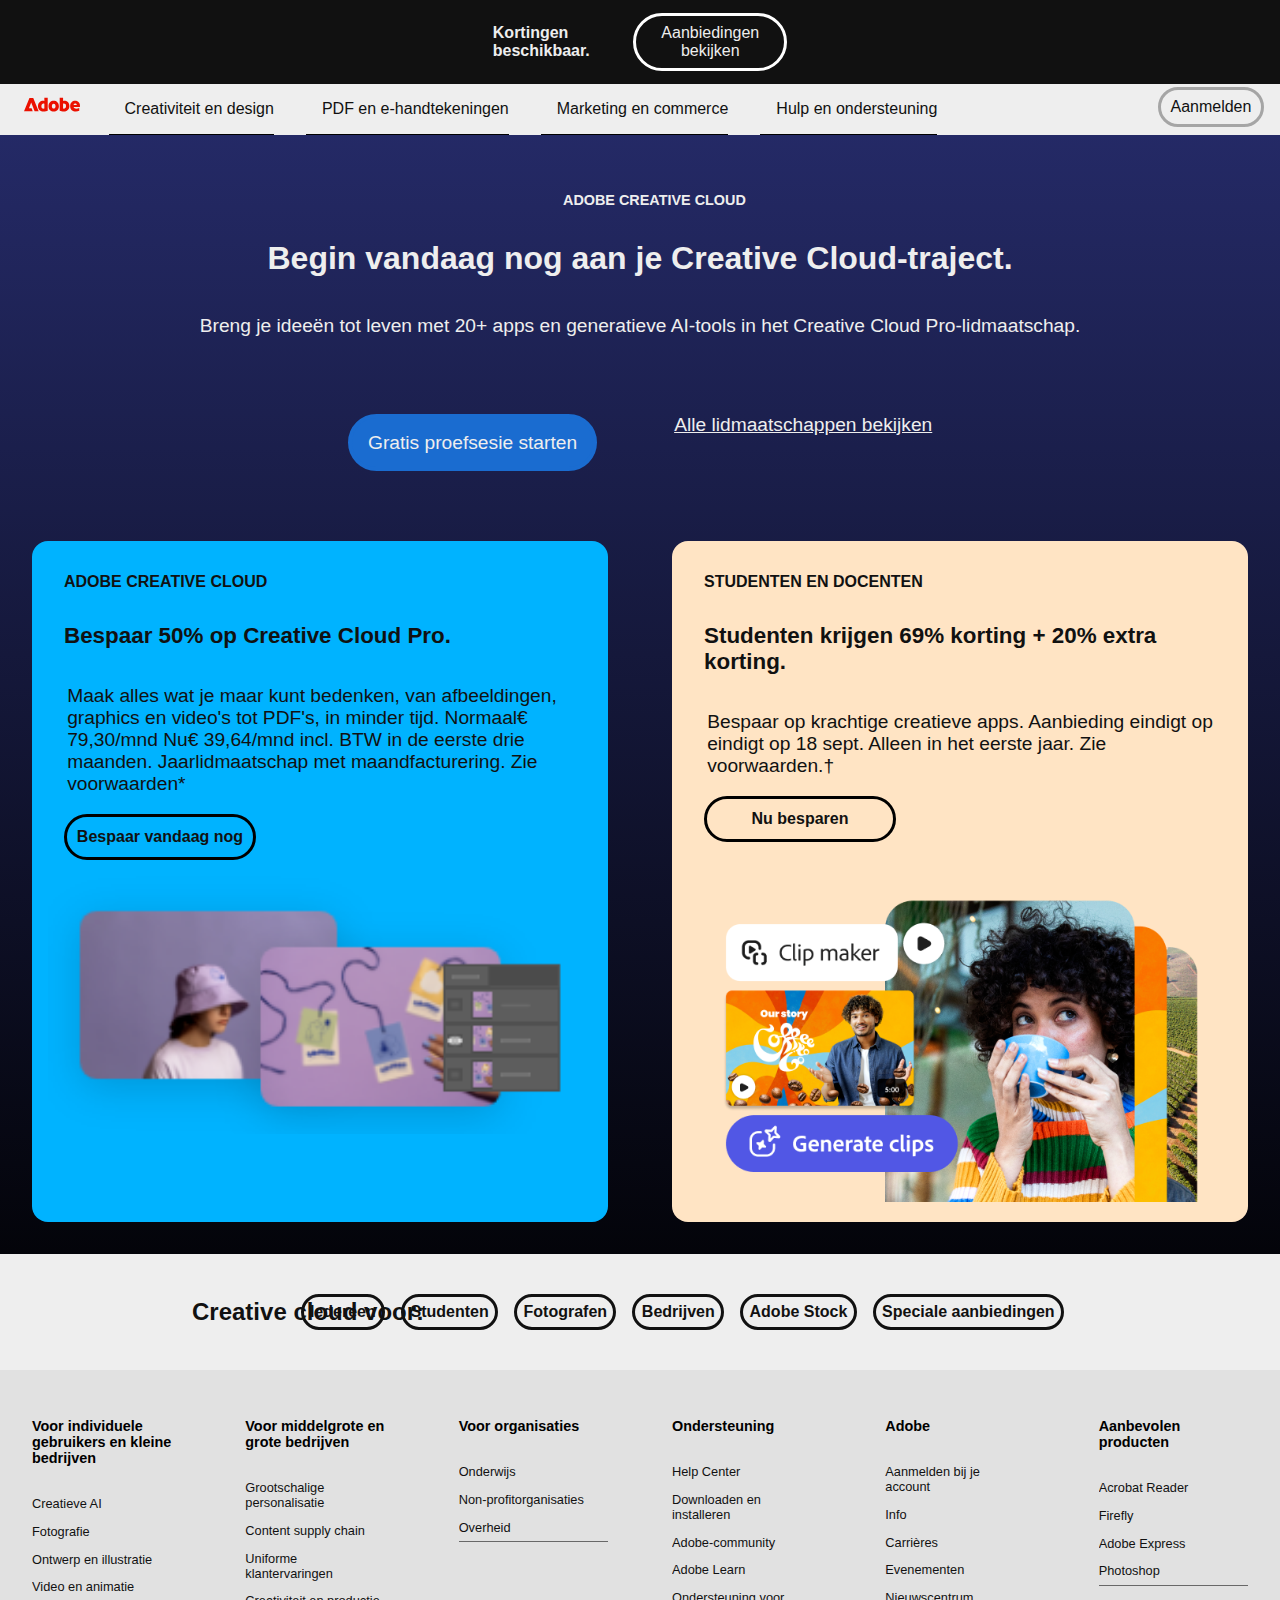
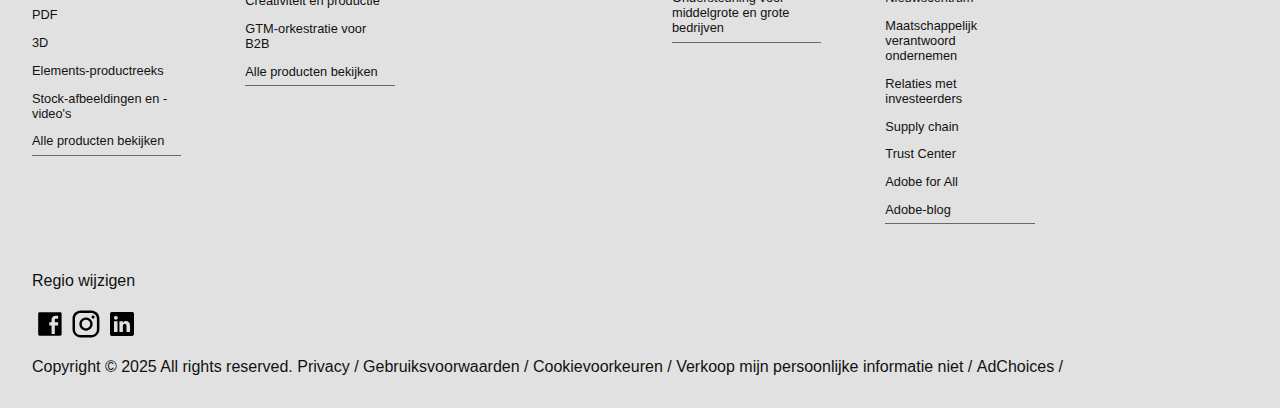
<file: index.html>
<!DOCTYPE html>
<html lang="nl">
	
<head>
	<meta charset="UTF-8">
	<meta name="author" content="jouw naam">
	<meta name="viewport" content="width=device-width, initial-scale=1">
	
	<title lang="en">Adobe Creative Cloud</title>
	
	<link href="styles/style.css" rel="stylesheet">
	<link rel="stylesheet" href="styles/home.css">
	<link rel="icon" type="image/svg+xml" href="images/favicon.svg">
</head>

<body>
    <header>
		<a href="#"><img src="images/adobe-logo.svg" alt="Adobe logo"></a>

        <button aria-hidden="true"><img src="images/menu-svgrepo-com.svg" alt="menu knop"></button>
        <nav>
            <ul>
                <li><a href="#">Creativiteit en design</a></li>
                <li><a href="#">PDF en e-handtekeningen</a></li>
                <li><a href="#">Marketing en commerce</a></li>
                <li><a href="#">Hulp en ondersteuning</a></li>
            </ul>
        </nav>
            
        <a href="#">Aanmelden</a>

        <section>
            <h2>Kortingen beschikbaar.</h2>
            <button>Aanbiedingen bekijken</button>
        </section>
    </header>

    <main>

        <section>

            <ul>
                <li>
                    <h1 lang="en">Adobe creative cloud</h1>
                    <h2>Begin vandaag nog aan je Creative Cloud-traject.</h2> 
                    <p>Breng je ideeën tot leven met 20+ apps en generatieve AI-tools in het <span lang="en">Creative Cloud</span> Pro-lidmaatschap.</p>
                </li>

                <li>
                    <a href="illustrator.html">Gratis proefsesie starten</a>
                    <a href="#">Alle lidmaatschappen bekijken</a>
                </li>
            </ul>
		    
            <section>  
                <h2 lang="en">Adobe creative cloud</h2>
                <h3>Bespaar 50% op Creative Cloud Pro.</h3>
                <p>Maak alles wat je maar kunt bedenken, van afbeeldingen, graphics en video's tot PDF's, in minder tijd. 
                    Normaal€ 79,30/mnd Nu€ 39,64/mnd  incl. BTW in de eerste drie maanden. Jaarlidmaatschap met maandfacturering. 
                    Zie voorwaarden*</p>
                <a href="#">Bespaar vandaag nog</a>
                <img src="images/box1.png" alt="voorbeeld plaatjes van creative cloud">
            </section>

            <section>
                <h2>Studenten en docenten</h2>
                <h3>Studenten krijgen 69% korting + 20% extra korting.</h3>
                <p>Bespaar op krachtige creatieve apps. Aanbieding eindigt op eindigt op 18 sept. Alleen in het eerste jaar. Zie voorwaarden.†</p>
                <a href="#">Nu besparen</a>
                <img src="images/box2.png" alt="voorbeeld plaatjes van creative cloud">
            </section>

        </section>

        <section>
            <h2>Creative cloud voor:</h2>
            <ul>
                <li><a href="#">Iedereen</a></li>
                <li><a href="#">Studenten</a></li>
                <li><a href="#">Fotografen</a></li>
                <li><a href="#">Bedrijven</a></li>
                <li><a href="#" lang="en">Adobe Stock</a></li>
                <li><a href="#">Speciale aanbiedingen</a></li>
            </ul>
        </section>

    </main>

    <footer>
        <section>
            <h2>Voor individuele gebruikers en kleine bedrijven</h2>
            <button aria-label="toggle menu">Voor individuele gebruikers en kleine bedrijven <img src="images/pointer.svg" alt="pijlte die wijst naar beneden en boven"></button>
            <ul>
                <li><a href="#" lang="en">Creatieve AI</a></li>
                <li><a href="#">Fotografie</a></li>
                <li><a href="#">Ontwerp en illustratie</a></li>
                <li><a href="#">Video en animatie</a></li>
                <li><a href="#">PDF</a></li>
                <li><a href="#">3D</a></li>
                <li><a href="#">Elements-productreeks</a></li>
                <li><a href="#">Stock-afbeeldingen en -video's</a></li>
                <li><a href="#">Alle producten bekijken</a></li>
            </ul>
        </section>   
        
        <section>
            <h2>Voor middelgrote en grote bedrijven</h2>
            <button aria-label="toggle menu">Voor middelgrote en grote bedrijven <img src="images/pointer.svg" alt="pijlte die wijst naar beneden en boven"></button>
            <ul>
                <li><a href="#">Grootschalige personalisatie</a></li>
                <li><a href="#" lang="en">Content supply chain</a></li>
                <li><a href="#">Uniforme klantervaringen</a></li>
                <li><a href="#">Creativiteit en productie</a></li>
                <li><a href="#">GTM-orkestratie voor B2B</a></li>
                <li><a href="#">Alle producten bekijken</a></li>
            </ul>
        </section>

        <section>
            <h2>Voor organisaties</h2>
            <button aria-label="toggle menu">Voor organisaties <img src="images/pointer.svg" alt="pijlte die wijst naar beneden en boven"></button>
            <ul>
                <li><a href="#">Onderwijs</a></li>
                <li><a href="#">Non-profitorganisaties</a></li>
                <li><a href="#">Overheid</a></li>
            </ul>
        </section>

        <section>
            <h2>Ondersteuning</h2>
            <button aria-label="toggle menu">Ondersteuning <img src="images/pointer.svg" alt="pijlte die wijst naar beneden en boven"></button>
            <ul>
                <li><a href="#">Help Center</a></li>
                <li><a href="#">Downloaden en installeren</a></li>
                <li><a href="#" lang="en">Adobe-community</a></li>
                <li><a href="#" lang="en">Adobe Learn</a></li>
                <li><a href="#">Ondersteuning voor middelgrote en grote bedrijven</a></li>
            </ul>
        </section>    

        <section>
            <h2>Adobe</h2>
            <button aria-label="toggle menu">Adobe <img src="images/pointer.svg" alt="pijlte die wijst naar beneden en boven"></button>
            <ul>
                <li><a href="#">Aanmelden bij je account</a></li>
                <li><a href="#">Info</a></li>
                <li><a href="#">Carrières</a></li>
                <li><a href="#">Evenementen</a></li>
                <li><a href="#">Nieuwscentrum</a></li>
                <li><a href="#">Maatschappelijk verantwoord ondernemen</a></li>
                <li><a href="#">Relaties met investeerders</a></li>
                <li><a href="#" lang="en">Supply chain</a></li>
                <li><a href="#" lang="en">Trust Center</a></li>
                <li><a href="#" lang="en">Adobe for All</a></li>
                <li><a href="#" lang="en">Adobe-blog</a></li>
            </ul>
        </section>    

        <section>
            <h2>Aanbevolen producten</h2>
            <button aria-label="toggle menu">Aanbevolen producten <img src="images/pointer.svg" alt="pijlte die wijst naar beneden en boven"></button>
            <ul>
                <li><a href="#" lang="en">Acrobat Reader</a></li>
                <li><a href="#" lang="en">Firefly</a></li>
                <li><a href="#" lang="en">Adobe Express</a></li>
                <li><a href="#" lang="en">Photoshop</a></li>
            </ul>
        </section>
        

        <section>
            <h2>Info en social linkjes van Adobe</h2>
            <a href="#">Regio wijzigen</a>
            
            <ul>
                <li>
                    <a href="#"><img src="images/facebook.svg" alt="facebook logo"></a>
                    <a href="#"><img src="images/instagram.svg" alt="instagram logo"></a>
                    <a href="#"><img src="images/linkedin.svg" alt="linkedin logo"></a>
                </li>
            </ul>

            <ul>
                <li>
                    <p>Copyright © 2025 All rights reserved.</p>
                    <a href="#" lang="en">Privacy /</a>
                    <a href="#">Gebruiksvoorwaarden /</a>
                    <a href="#">Cookievoorkeuren /</a>
                    <a href="#">Verkoop mijn persoonlijke informatie niet /</a>
                    <a href="#" lang="en">AdChoices /</a>
                </li>
            </ul>
        </section>

    </footer>

	<script defer src="scripts/script.js"></script>
</body>
</html>
</file>
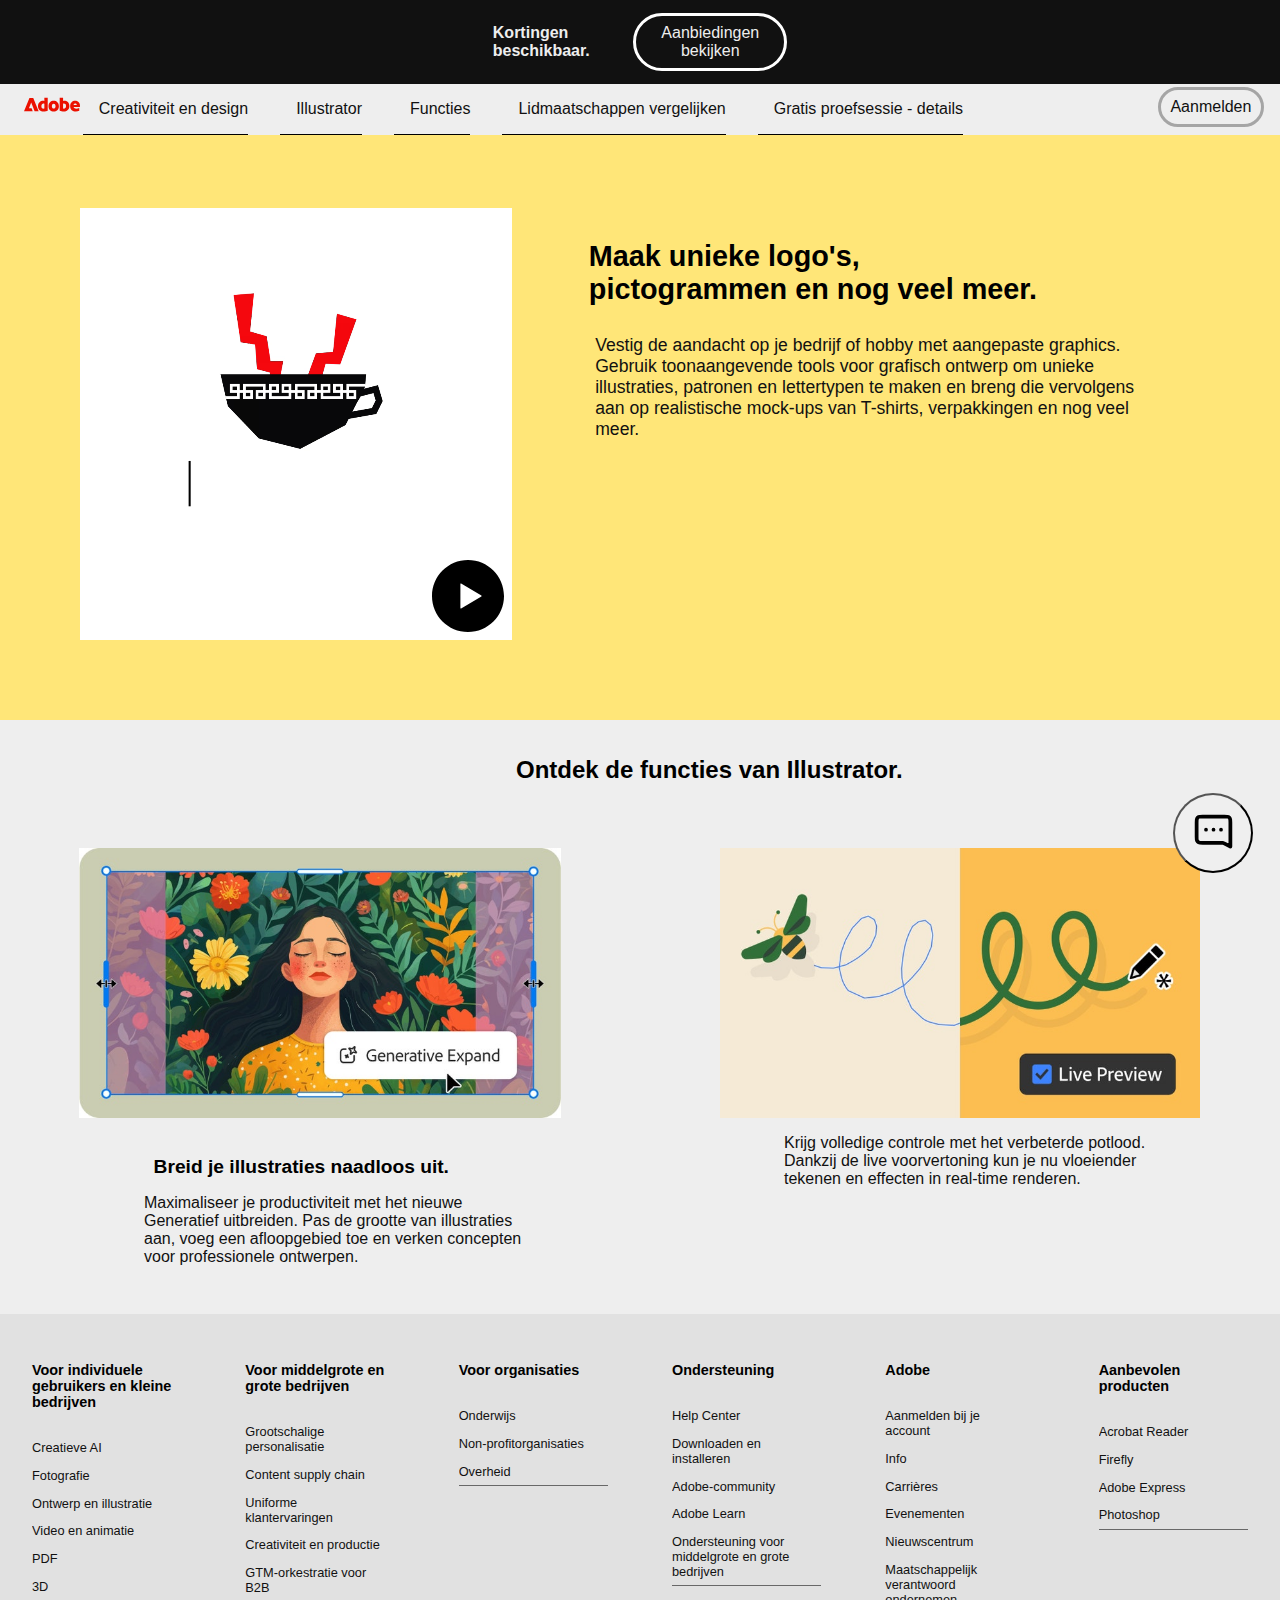
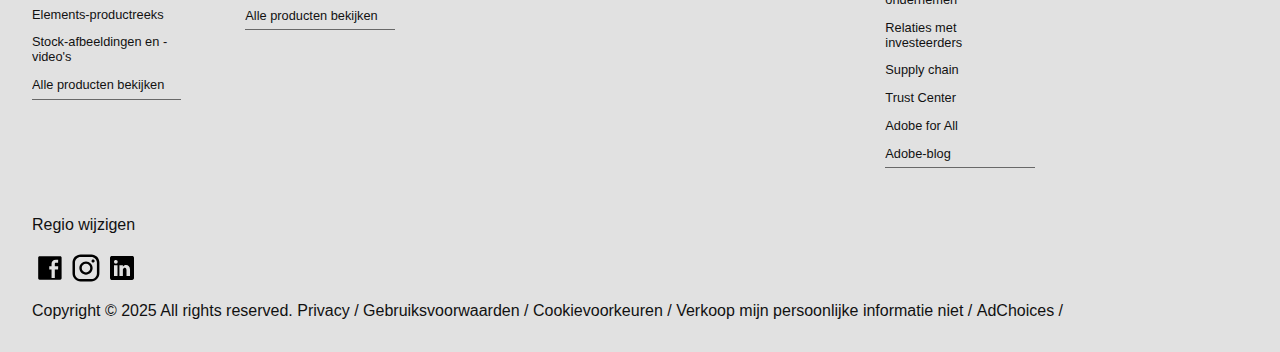
<file: illustrator.html>
<!DOCTYPE html>
<html lang="nl">
<head>
    <meta charset="UTF-8">
    <meta name="viewport" content="width=device-width, initial-scale=1.0">
    <title lang="en">Adobe Illustrator</title>
    <link href="styles/style.css" rel="stylesheet">
    <link rel="stylesheet" href="styles/illustrator.css">
    <link rel="icon" type="image/svg+xml" href="images/favicon.svg">
</head>
<body>
    <header>
		<a href="#"><img src="images/adobe-logo.svg" alt="go home"></a>

        <button aria-hidden="true"><img src="images/menu-svgrepo-com.svg" alt="menu open knop"></button>
        <nav>
            <!-- <button aria-hidden="true"><img src="images/close-svgrepo-com.svg" alt="menu sluit knop"></button> -->
            <ul>
                <li><a href="#">Creativiteit en design</a></li>
                <li><a href="#">Illustrator</a></li>
                <li><a href="#">Functies</a></li>
                <li><a href="#">Lidmaatschappen vergelijken</a></li>
                <li><a href="#">Gratis proefsessie - details</a></li>
            </ul>
        </nav>
            

        <a href="#">Aanmelden</a>

        <section>
            <h2>Kortingen beschikbaar.</h2>
            <button>Aanbiedingen bekijken</button>
        </section>
    </header>

    <main>
        <section>
            <h1>Video met voorbeeld van illustrator</h1>
            <!-- bron video: https://stackoverflow.com/questions/16965170/html5-video-autoplay-not-working-correctly -->
            <video src="video/animatie.mp4" muted></video>
            <button><img src="images/play.svg" alt="play button"></button>
            <section> 
                <h2>Merkafbeeldingen</h2>
                <h3>Maak unieke logo's, pictogrammen en nog veel meer.</h3>
                <p>Vestig de aandacht op je bedrijf of hobby met aangepaste graphics. 
                    Gebruik toonaangevende tools voor grafisch ontwerp om unieke illustraties, 
                    patronen en lettertypen te maken en breng die vervolgens aan op realistische mock-ups van T-shirts, 
                    verpakkingen en nog veel meer.</p>
            </section>        
        </section>

        <section>
            <h2>Ontdek de functies van Illustrator.</h2>

            <section>
                <img src="images/meisje.jpg" alt="illustratie van een meisje met bloemen om haar heen">
                <h2>Breid je illustraties naadloos uit.</h2>
                <p>Maximaliseer je productiviteit met het nieuwe Generatief uitbreiden. 
                    Pas de grootte van illustraties aan, voeg een afloopgebied toe en verken concepten voor professionele ontwerpen.</p>
            </section>

            <section>
                <img src="images/vlinder.jpg" alt="illustratie van een bij die vliegt">
                <h2>Teken met professionele precisie.</h2>
                <p>Krijg volledige controle met het verbeterde potlood. 
                    Dankzij de live voorvertoning kun je nu vloeiender tekenen en effecten in real-time renderen.</p>
            </section>
        </section>

        <section>
            <h2>Bericht sturen</h2>
            <button><img src="images/bericht-bubbel.svg" alt="bericht knop"></button>
            <dialog>
                <form method="dialog">
                    <h2 lang="en">Adobe Virtual Assistant</h2>
                    <h3>Welkom!</h3>
                    <button aria-label="sluit hulp">▼</button>
                    <p>Momenteel is chatten in jouw regio alleen mogelijk in het Engels.</p>
                    <a href="#" lang="en">Continue in English</a>
                    <p>Of vraag het de gemeenschap</p>
                    <a href="#" lang="en">Adobe-forums</a>
                </form>
            </dialog>
        </section>

    </main>

    <footer>
        <section>
            <h2>Voor individuele gebruikers en kleine bedrijven</h2>
            <button aria-label="toggle menu">Voor individuele gebruikers en kleine bedrijven <img src="images/pointer.svg" alt="pijlte die wijst naar beneden en boven"></button>
            <ul>
                <li><a href="#" lang="en">Creatieve AI</a></li>
                <li><a href="#">Fotografie</a></li>
                <li><a href="#">Ontwerp en illustratie</a></li>
                <li><a href="#">Video en animatie</a></li>
                <li><a href="#">PDF</a></li>
                <li><a href="#">3D</a></li>
                <li><a href="#">Elements-productreeks</a></li>
                <li><a href="#">Stock-afbeeldingen en -video's</a></li>
                <li><a href="#">Alle producten bekijken</a></li>
            </ul>
        </section>   
        
        <section>
            <h2>Voor middelgrote en grote bedrijven</h2>
            <button aria-label="toggle menu">Voor middelgrote en grote bedrijven <img src="images/pointer.svg" alt="pijlte die wijst naar beneden en boven"></button>
            <ul>
                <li><a href="#">Grootschalige personalisatie</a></li>
                <li><a href="#" lang="en">Content supply chain</a></li>
                <li><a href="#">Uniforme klantervaringen</a></li>
                <li><a href="#">Creativiteit en productie</a></li>
                <li><a href="#">GTM-orkestratie voor B2B</a></li>
                <li><a href="#">Alle producten bekijken</a></li>
            </ul>
        </section>

        <section>
            <h2>Voor organisaties</h2>
            <button aria-label="toggle menu">Voor organisaties <img src="images/pointer.svg" alt="pijlte die wijst naar beneden en boven"></button>
            <ul>
                <li><a href="#">Onderwijs</a></li>
                <li><a href="#">Non-profitorganisaties</a></li>
                <li><a href="#">Overheid</a></li>
            </ul>
        </section>

        <section>
            <h2>Ondersteuning</h2>
            <button aria-label="toggle menu">Ondersteuning <img src="images/pointer.svg" alt="pijlte die wijst naar beneden en boven"></button>
            <ul>
                <li><a href="#">Help Center</a></li>
                <li><a href="#">Downloaden en installeren</a></li>
                <li><a href="#" lang="en">Adobe-community</a></li>
                <li><a href="#" lang="en">Adobe Learn</a></li>
                <li><a href="#">Ondersteuning voor middelgrote en grote bedrijven</a></li>
            </ul>
        </section>    

        <section>
            <h2>Adobe</h2>
            <button aria-label="toggle menu">Adobe <img src="images/pointer.svg" alt="pijlte die wijst naar beneden en boven"></button>
            <ul>
                <li><a href="#">Aanmelden bij je account</a></li>
                <li><a href="#">Info</a></li>
                <li><a href="#">Carrières</a></li>
                <li><a href="#">Evenementen</a></li>
                <li><a href="#">Nieuwscentrum</a></li>
                <li><a href="#">Maatschappelijk verantwoord ondernemen</a></li>
                <li><a href="#">Relaties met investeerders</a></li>
                <li><a href="#" lang="en">Supply chain</a></li>
                <li><a href="#" lang="en">Trust Center</a></li>
                <li><a href="#" lang="en">Adobe for All</a></li>
                <li><a href="#" lang="en">Adobe-blog</a></li>
            </ul>
        </section>    

        <section>
            <h2>Aanbevolen producten</h2>
            <button aria-label="toggle menu">Aanbevolen producten <img src="images/pointer.svg" alt="pijlte die wijst naar beneden en boven"></button>
            <ul>
                <li><a href="#" lang="en">Acrobat Reader</a></li>
                <li><a href="#" lang="en">Firefly</a></li>
                <li><a href="#" lang="en">Adobe Express</a></li>
                <li><a href="#" lang="en">Photoshop</a></li>
            </ul>
        </section>
        

        <section>
            <h2>Info en social linkjes van Adobe</h2>
            <a href="#">Regio wijzigen</a>
            
            <ul>
                <li>
                    <a href="#"><img src="images/facebook.svg" alt="facebook logo"></a>
                    <a href="#"><img src="images/instagram.svg" alt="instagram logo"></a>
                    <a href="#"><img src="images/linkedin.svg" alt="linkedin logo"></a>
                </li>
            </ul>

            <ul>
                <li>
                    <p>Copyright © 2025 All rights reserved.</p>
                    <a href="#" lang="en">Privacy /</a>
                    <a href="#">Gebruiksvoorwaarden /</a>
                    <a href="#">Cookievoorkeuren /</a>
                    <a href="#">Verkoop mijn persoonlijke informatie niet /</a>
                    <a href="#" lang="en">AdChoices /</a>
                </li>
            </ul>
        </section>
    </footer>

    <script defer src="scripts/script.js"></script>
</body>
</html>
</file>
<file: styles/style.css>
/**************/
/* CSS REMEDY */
/**************/
*, *::after, *::before {
  box-sizing:border-box;
  margin: 0;
  padding: 0;
}



/*********************/
/* CUSTOM PROPERTIES */
/*********************/
:root {
	color-scheme: light dark; 

	--background-color-adobe-home: linear-gradient(#282e71, #000000);

	--color-text-zwart-wit: light-dark(#111, #eee);
	--color-text-wit:#eee;
	--color-text-zwart: #111;

	--color-background-header:#eee;
	--color-background-dark-header: #111; 
	--header-section-dark-button: #fff;
	--header-aanbieding-button-active: #00eaff;

	--header-border-aanmelden: #a5a5a5;
	--header-hover-aanmelden: #d2d2d2;
	--header-focus-aanmelden: #ffbf1c;
	--header-active-aanmelden: #00eaff;

	--border-bottom-mobiel: white;
	--border-bottom-desktop: black;
	--background-color-nav-mobiel: #252525;

	--color-button-background: light-dark(#ffffff00, #111);

	--color-box-creative: light-dark(#00b3ff, #005d16);
	--color-box-studenten: light-dark(#ffe4c4, #613500);

	--border-color-active-adobe-home: #c80000;
	--border-color-focus-adobe-home: #4afab9;
	--border-color-hover-adobe-home: red;
	--color-button: light-dark(#1a6cd0, #029f21);
	--button-gratis: #104688;

	--hover-color-lidmaat: red;
	--aanmeld-button-focus-color: red;
	--header-nav-a-hover: red;
	--header-nav-a-focus: red;
	--header-nav-a-active: blue;

	--color-list-creative: light-dark(#eee, #111);
	--color-section2-main: light-dark(#eee, #494949);
	--font-weight-dik: 600;

	--border-black-a: black;
	--border-color: light-dark(#111, #eee);
	--border-color-button-header: light-dark(#eee, #111);
	--color-a: light-dark(#111, #eee);
	--color-a-text: light-dark(#eee, #111);

	--color-footer: light-dark(#e1e1e1, #111);
	--footer-bottom-color-ul-button: #686868;
	--footer-onderaan-info: red;
	--footer-buttons-uitklap: red;
	--footer-buttons-uitklap-focus: blue;
	--footer-buttons-uitklap-active: #00b400;
	--footer-a-uitklap-focus: #ff4c4c;
	--footer-a-uitklap-active: #00b400;
	--footer-socials-hover: red;
	--footer-onderaan-info-active: #00b400;
	--footer-socials-active: #00b400;



	/* illustrator */
	--background-color-section-illutrator: light-dark(#eee, #343434);
	--color-text-illustrator: light-dark(#111, #eee);
	--section-video: light-dark(#ffe678, #b19f4e);

	--whitespace: clamp(1.25em, 5vw, 2em);
	--dialog-color: linear-gradient(#0046a2, #0095cb);
}



/***************/
/* LETTERTYPE */
/**************/
@font-face {
	font-family: 'source-sans-pro';
	src: url(../fonts/SourceSansPro-Regular.otf) format('otf');
	font-weight: normal;
	font-style: normal;
	font-display: fallback;
}

header, main, footer {
	font-family: 'source-sans-pro', sans-serif;
}

/****************/
/* JOUW STYLING */
/****************/
header {
	display:flex;
	flex-wrap: wrap;
	align-items: flex-end;
	justify-content:space-between;
	background-color: var(--color-background-header);
	list-style-type: none;
	height: 15vh;
	position: fixed;
	width: 100%;
	z-index: 10;
}

header section {
	display: flex;
	justify-content: space-between;
	background-color: var(--color-background-dark-header);
	width: 100vw;
	order: 0;
	padding: .8rem;
	color: var(--color-text-wit);
	position: absolute;
	top: 0;
}

header section button {
	border: .2em solid var(--header-section-dark-button);
	border-radius: 2em;
	width: 12em;
	padding-top: .5em;
	padding-bottom: .5em;
}

header section button:hover {
	background-color: var(--color-background-header);
    color: var(--color-text-zwart);
    border-color: var(--border-color-button-header);
}

header section button:active {
	background-color: var(--header-aanbieding-button-active);
}

header section h2 {
	font-size: 1rem;
	display: flex;
	align-items: center;
}

header button:nth-of-type(1) {
	order: 1;
}

header button:nth-of-type(1):focus-visible {
	outline-color: var(--aanmeld-button-focus-color);
	outline-style: solid;
	outline-width: .15em;
	outline-offset:.2em;
}

header nav, header a {
	order: 2;
}

header img {
	width: 10vw;
	padding-right: 1rem;
}

header a:first-child img {
	width: 5rem;
	padding-left: .5em;
	padding-bottom: .7em;
}

header a:nth-of-type(1) {
	margin-right: auto;
	text-decoration: none;
}

header a:nth-of-type(2) {
	margin-left: auto;
	margin-right: 1em;
	margin-bottom: .5em;
	text-decoration: none;
	padding-right: .6em;
	padding-left: .6em;
	border: .2em solid var(--header-border-aanmelden);
	border-radius: 2em;
	padding-top: .5em;
    padding-bottom: .5em;
	color: var(--color-text-zwart);
}

header a:nth-of-type(2):hover {
	background-color: var(--header-hover-aanmelden);
}

header a:nth-of-type(2):focus-visible {
	background-color: var(--header-focus-aanmelden);
}

header a:nth-of-type(2):active {
	background-color: var(--header-active-aanmelden);
}

head a:last-child {
	margin-left: auto;
}

header button { /* bron button stijl weghalen: https://stackoverflow.com/questions/2460100/remove-the-complete-styling-of-an-html-button-submit */
	background: none;
	color: inherit;
	border: none;
	padding: 0;
	font: inherit;
	cursor: pointer;
	outline: inherit;
}

header button img {
	width: 2.5em;
	padding-bottom: .8em;
}

header > button {
	order: -1;
}

@media (min-width:38em) {
	header img {
		width: 2em;
	}
}

header nav ul li {
	list-style-type: none;
	padding-bottom: 1em;
	padding-top: 2em;
	text-align: left;

	border-bottom: .1em solid var(--border-bottom-mobiel);
}

header nav a {
	text-decoration: none;
	color: var(--color-text-wit);
}

nav {
	background-color: var(--background-color-nav-mobiel);
	position: fixed;
	left: 0;
	right: 0;
	top: 15vh;
	bottom: 0;
	
	translate: -100%;  
	
	@media (prefers-reduced-motion:no-preference) {
	  transition: .3s;
	} 				/* geeft fout melding bij w3c validation omdat css nesten nog niet kent */
}

nav.is-open {
   translate: 0; 
   padding: 2em;
   list-style-type: none;
}

@media (min-width:38em) {
	header > button {
	  display: none;
	}

	header nav a {
		color: var(--color-text-zwart);
	}

	nav {
		position: static;
		translate: 0%;
		background: none;
	}

	nav button {
		display: none;
	}

	nav ul {
		display: flex;
		flex-direction: row;
		gap: 2em;
		margin-left: -13em;
	}

	header nav ul li {
		align-items: flex-end;
		border-bottom: .1em solid var(--border-bottom-desktop);
	}

	header nav ul li a:hover {
		color: var(--header-nav-a-hover);
	}

	header nav ul li a:focus-visible {
		outline-color: var(--header-nav-a-focus);
		outline-style: solid;
		outline-width: .15em;
		outline-offset:.2em;
	}

	header nav ul li a:active {
		color: var(--header-nav-a-active);
	}

	nav a {
		border: none;
		flex-direction: column;
	}
	
	header > a:last-of-type {
		flex-direction: column;
	}
}

@media (min-width:57em) {
	header > a:last-of-type,
	nav a {
	  flex-direction: row; 
	}
}



/***********/
/* FOOTER */
/**********/
footer {
	background-color: var(--color-footer);
}

footer li {
	display: flex;
	flex-direction: column;
}

footer button {
	text-align: left;
	padding: 1em;
}

footer section:nth-of-type(1),
footer section:nth-of-type(2),
footer section:nth-of-type(3),
footer section:nth-of-type(4),
footer section:nth-of-type(5),
footer section:nth-of-type(6) {
	display: flex;
  	justify-content: center;
  	flex-wrap: wrap;
  	flex-direction: column;
}

footer section:nth-of-type(1) button,
footer section:nth-of-type(2) button,
footer section:nth-of-type(3) button,
footer section:nth-of-type(4) button,
footer section:nth-of-type(5) button,
footer section:nth-of-type(6) button {
	display: block;
	border-bottom: .01em solid var(--footer-bottom-color-ul-button);
	border-top: none;
	border-left: none;
	border-right: none;
	background: none;
	color: inherit;
	padding: 1.2em;
	font: inherit;
	cursor: pointer;
	outline: inherit;
	font-weight: var(--font-weight-dik);
}

footer section:nth-of-type(1) button:hover,
footer section:nth-of-type(2) button:hover,
footer section:nth-of-type(3) button:hover,
footer section:nth-of-type(4) button:hover,
footer section:nth-of-type(5) button:hover,
footer section:nth-of-type(6) button:hover {
	color: var(--footer-buttons-uitklap);
}

footer section:nth-of-type(1) button:focus-visible,
footer section:nth-of-type(2) button:focus-visible,
footer section:nth-of-type(3) button:focus-visible,
footer section:nth-of-type(4) button:focus-visible,
footer section:nth-of-type(5) button:focus-visible,
footer section:nth-of-type(6) button:focus-visible {
	color: var(--footer-buttons-uitklap-focus);
}

footer section:nth-of-type(1) button:active,
footer section:nth-of-type(2) button:active,
footer section:nth-of-type(3) button:active,
footer section:nth-of-type(4) button:active,
footer section:nth-of-type(5) button:active,
footer section:nth-of-type(6) button:active {
	color: var(--footer-buttons-uitklap-active);
}

footer section:nth-of-type(1) ul,
footer section:nth-of-type(2) ul, 
footer section:nth-of-type(3) ul,
footer section:nth-of-type(4) ul,
footer section:nth-of-type(5) ul,
footer section:nth-of-type(6) ul {
	background-color: var(--color-footer);
	margin: 0;
	padding: 0;
	list-style-type:"";
	
	height: 0;
	width: 100%;
	
	overflow: hidden;

	border-bottom: .01em solid var(--footer-bottom-color-ul-button);
	border-top: none;
	border-left: none;
	border-right: none;
}

footer section:nth-of-type(1) ul a,
footer section:nth-of-type(2) ul a,
footer section:nth-of-type(3) ul a,
footer section:nth-of-type(4) ul a,
footer section:nth-of-type(5) ul a,
footer section:nth-of-type(6) ul a {
	display:block;
  	padding:.5em;
	padding-left: 1.5em;
	text-decoration: none;
	font-size: .8em;
	color: var(--color-text-zwart-wit);
}

footer section:nth-of-type(1) ul a:hover,
footer section:nth-of-type(2) ul a:hover,
footer section:nth-of-type(3) ul a:hover,
footer section:nth-of-type(4) ul a:hover,
footer section:nth-of-type(5) ul a:hover,
footer section:nth-of-type(6) ul a:hover {
	background-color: var(--color-a);
	background-size: 100% 100%;
	color: var(--color-a-text);
}

footer section:nth-of-type(1) ul a:focus-visible,
footer section:nth-of-type(2) ul a:focus-visible,
footer section:nth-of-type(3) ul a:focus-visible,
footer section:nth-of-type(4) ul a:focus-visible,
footer section:nth-of-type(5) ul a:focus-visible,
footer section:nth-of-type(6) ul a:focus-visible {
	background-color: var(--footer-a-uitklap-focus);
}

footer section:nth-of-type(1) ul a:active,
footer section:nth-of-type(2) ul a:active,
footer section:nth-of-type(3) ul a:active,
footer section:nth-of-type(4) ul a:active,
footer section:nth-of-type(5) ul a:active,
footer section:nth-of-type(6) ul a:active {
	background-color: var(--footer-a-uitklap-active);
}

footer section:nth-of-type(1).is-open ul,
footer section:nth-of-type(2).is-open ul,
footer section:nth-of-type(3).is-open ul,
footer section:nth-of-type(4).is-open ul,
footer section:nth-of-type(5).is-open ul,
footer section:nth-of-type(6).is-open ul {
	height: auto;
}

footer section:nth-of-type(1) img,
footer section:nth-of-type(2) img,
footer section:nth-of-type(3) img,
footer section:nth-of-type(4) img,
footer section:nth-of-type(5) img,
footer section:nth-of-type(6) img {
	width: 3vh;
	position: absolute;
	right: 1rem;
}

@media (prefers-color-scheme:dark) {    /* svgtjes van dark naar light */
	footer section:nth-of-type(1) img,
	footer section:nth-of-type(2) img,
	footer section:nth-of-type(3) img,
	footer section:nth-of-type(4) img,
	footer section:nth-of-type(5) img,
	footer section:nth-of-type(6) img,
	footer section:nth-of-type(7) img {
		filter:invert(100%);
	}
}

footer section:nth-of-type(1).is-open img,
footer section:nth-of-type(2).is-open img,
footer section:nth-of-type(3).is-open img,
footer section:nth-of-type(4).is-open img,
footer section:nth-of-type(5).is-open img,
footer section:nth-of-type(6).is-open img {
	rotate: .5turn;
}

footer section h2 {    /* verstopt h2 */
	clip: rect(0 0 0 0);
    clip-path: inset(50%);
    height: 1px;
    overflow: hidden;
    position: absolute;
    white-space: nowrap;
    width: 1px;
}

/* SECTION 2 VAN FOOTER  */
footer section:nth-of-type(7) {
	padding: 2em;
	margin-top: 1em;
}

footer section:nth-of-type(7) a, p {
	color: var(--color-text-zwart-wit);
}

footer section:nth-of-type(7) a:hover {
	color: var(--footer-onderaan-info);
}

footer section:nth-of-type(7) a:active {
	color: var(--footer-onderaan-info-active);
}

footer section:nth-of-type(7) ul:nth-of-type(1) li {
	display: flex;
	flex-direction: row;
	padding-top: 1em;
	padding-bottom: 1em;
}

footer section:nth-of-type(7) img {
	width: 4vh;
}

footer section:nth-of-type(7) img:hover {
	outline-color: var(--footer-socials-hover);
	outline-style: solid;
	outline-width: .10em;
}

footer section:nth-of-type(7) img:active {
	outline-color: var(--footer-socials-active);
	outline-style: solid;
	outline-width: .10em;
}

footer section:nth-of-type(7) ul:nth-of-type(2) li {
	display: flex;
}

footer section:nth-of-type(7) a,
footer section:nth-of-type(7) ul:nth-of-type(2) li a {
	text-decoration: none;
	display: contents;
}

footer section:nth-of-type(7) ul:nth-of-type(2) p {
	display: contents;
}

@media (min-width:38em) {
	footer {
	display: flex;
	flex-direction: row; 
    align-items: flex-start;
	flex-wrap: wrap;
	}

	footer section:not(:last-of-type) {
		border-bottom: none;
		flex: 1;
		gap: 1rem;
		padding-top: 3em;
		margin-left: 2em;
		margin-right: 2em;
	}

	footer section:nth-of-type(1) button,
	footer section:nth-of-type(2) button,
	footer section:nth-of-type(3) button,
	footer section:nth-of-type(4) button,
	footer section:nth-of-type(5) button,
	footer section:nth-of-type(6) button {
		display: none;
	}

	footer section:nth-of-type(1) h2,
	footer section:nth-of-type(2) h2,
	footer section:nth-of-type(3) h2,
	footer section:nth-of-type(4) h2,
	footer section:nth-of-type(5) h2,
	footer section:nth-of-type(6) h2 { /* vissable gemaakt */
		position: static;
    	width: auto;
    	height: auto;
    	margin: 0 0 .5em;
    	overflow: visible;
    	clip: auto;
    	clip-path: none;
    	white-space: normal;
		font-size: .9em;  
	}

	/* DIT STUK MET CHATGPT GEDAAN: gevraagd hoe ik de buttons in mijn footer zichtbaar kon krijgen */
	footer section:nth-of-type(1) ul,
	footer section:nth-of-type(2) ul,
	footer section:nth-of-type(3) ul,
	footer section:nth-of-type(4) ul,
	footer section:nth-of-type(5) ul,
	footer section:nth-of-type(6) ul {
		display: block !important; 		/* override JS toggle styles */
		height: auto;              		/* als je height animatie gebruikt */
		opacity: 1;                		/* als je fade gebruikt */
		visibility: visible;       		/* als je met visibility werkt */
	}

	footer section:nth-of-type(1) button img,
	footer section:nth-of-type(2) button img,
	footer section:nth-of-type(3) button img,
	footer section:nth-of-type(4) button img,
	footer section:nth-of-type(5) button img,
	footer section:nth-of-type(6) button img {
		display: none;
	}

	footer section:nth-of-type(1) ul li,
	footer section:nth-of-type(2) ul li,
	footer section:nth-of-type(3) ul li,
	footer section:nth-of-type(4) ul li,
	footer section:nth-of-type(5) ul li,
	footer section:nth-of-type(6) ul li {
		padding: 0%;
	}

	footer section:nth-of-type(1) ul li a,
	footer section:nth-of-type(2) ul li a,
	footer section:nth-of-type(3) ul li a,
	footer section:nth-of-type(4) ul li a,
	footer section:nth-of-type(5) ul li a,
	footer section:nth-of-type(6) ul li a {
		padding-left: 0%;
	}
}

@media (min-width:38em) {
	header button:nth-of-type(1) {
		margin-right: 30em;
	}

	header section h2 {
		margin-left: 30em;
	}

	header a:nth-of-type(1) {
		padding-left: 1em;
	}
}
</file>
<file: styles/home.css>
main {
    background: var(--background-color-adobe-home);
}

img {
    width: 100%;
}

main > section > ul { /* responsive gemaakt */
    grid-column: 1/-1;
    text-align: left;
}

main > section:first-of-type ul li a:nth-of-type(1) { 
    padding-top: .7em;
    padding-bottom: .7em;
    border-style: solid;
    border-radius: 2em; 
    border-width: .25em;
    width: 13em;
    background-color: var(--color-button);
    text-decoration: none;
    display: flex;
    justify-content: center;
    margin: 2em;
    color: var(--color-text-wit);
    font-size: 1.2em;
    border-color: var(--color-button);
}

main > section:first-of-type ul li a:nth-of-type(1):hover {     
    background-color: var(--button-gratis)
}

main > section:first-of-type ul li a:nth-of-type(1):focus-visible,
main > section:first-of-type ul li a:nth-of-type(2):focus-visible {     
    outline: solid .15em currentcolor;
	outline-offset: .2em;
    width: max-content;
}

main > section:first-of-type ul li a:nth-of-type(2) {        
    display: flex;
    justify-content: left;
    margin: 2em;
    color: var(--color-text-wit);
    font-size: 1.2em;
}

main > section:first-of-type ul li a:nth-of-type(2):hover {           
    text-decoration-style: wavy;
	text-underline-offset: .15em;
	text-decoration-thickness: .1em;
    color: var(--hover-color-lidmaat);
}

main > section:nth-of-type(1) p {
    color: var(--color-text-wit);
    margin: 2em;
    font-size: 1.2em;
}

main > section:nth-of-type(1) h1 {
    color: var(--color-text-wit);
    padding-top: 12rem;
    padding-left: 2em;
    text-transform: uppercase;
    font-size: .9rem;
}

main > section:nth-of-type(1) h2 {
    margin: 2rem;
    font-size: 2rem;
    color: var(--color-text-wit);
}

/***************/
/* BOX 1 BLAUW */
/***************/
main > section > section:nth-of-type(1) { 
	background-color: var(--color-box-creative);
	border-radius: 1em;
    margin: 2em;
    padding: 1em;
    color: var(--color-text-zwart-wit);
    grid-row: 2;
}

main > section > section:nth-of-type(1) h2,
main > section > section:nth-of-type(2) h2 {
    padding: 0;
    margin: 0;
    font-size: 1rem;
    text-transform: uppercase;
    padding: 1rem;
    color: var(--color-text-zwart-wit);
}

main > section > section:nth-of-type(1) h3,
main > section > section:nth-of-type(2) h3 {
    padding: 1rem;
    font-size: 1.4rem;
}

main > section > section:nth-of-type(1) p,
main > section > section:nth-of-type(2) p {
    color: var(--color-text-zwart-wit);
    margin: 1em;
}

main > section > section:nth-of-type(1) a,
main > section > section:nth-of-type(2) a {
    padding-top: .7em;
    padding-bottom: .7em;
    margin-left: 1em;
    border-style: solid;
    border-radius: 2em; 
    border-color: var(--border-black-a);
    border-width: .2em;
    width: 12rem;
    display: flex;
    justify-content: center;
    background-color: var(--color-button-background); 
    text-decoration: none;
    font-size: 1em;
    font-weight: var(--font-weight-dik);
    color: var(--color-text-zwart-wit);
}

main > section > section:nth-of-type(1) a:hover,
main > section > section:nth-of-type(2) a:hover,
main > section:last-of-type a:hover {
    background-color: var(--color-background-dark-header);
    color: var(--color-text-wit);
    border-color: var(--border-color-hover-adobe-home);
}

main > section > section:nth-of-type(1) a:focus-visible,
main > section > section:nth-of-type(2) a:focus-visible,
main > section:last-of-type a:focus-visible {
    background-color: var(--border-color-focus-adobe-home);
}

main > section > section:nth-of-type(1) a:active,
main > section > section:nth-of-type(2) a:active,
main > section:last-of-type a:active {
    background-color: var(--border-color-active-adobe-home);
}

/***************/
/* BOX 2 BEIGE */
/***************/
main > section > section:nth-of-type(2) { 
	background-color: var(--color-box-studenten);
	border-radius: 1em;
    margin: 2em;
    padding: 1em;
    color: var(--color-text-zwart-wit);
    grid-row: 2;
}

@media (width > 40em) {
    main > section:first-of-type {
        display: grid;
        grid-template-columns: 1fr 1fr;
    }
}

main > section:last-of-type {
    background-color: var(--color-section2-main);
    padding-bottom: 2em;
}

main > section:last-of-type h2 {
    color: var(--color-text-zwart-wit);
    text-align: center;
    padding: .5em;
}

main > section:last-of-type ul {
    display: flex;
    flex-direction: column;
    align-items: center;
    list-style: none;
}

main > section:last-of-type a {
    padding-top: .4em;
    padding-bottom: .4em;
    padding-left: .4em;
    padding-right: .4em;
    margin-top: .5em;
    margin-bottom: .5em;
    border-style: solid;
    border-radius: 1.5em; 
    border-width: .2em;
    border-color: var(--border-color);
    color: var(--color-text-zwart-wit);
    font-weight: var(--font-weight-dik);
    width: auto;
    display: block;
    text-decoration: none;
    background-color: var(--color-list-creative);
}

@media (min-width:38em) {
    main > section:nth-of-type(1) h1,
	main > section:nth-of-type(1) h2,
	main > section:nth-of-type(1) p {
		text-align: center;
	} 

    main > section > section:nth-of-type(1) h2, 
    main > section > section:nth-of-type(2) h2,
    main > section > section:nth-of-type(1) p, 
    main > section > section:nth-of-type(2) p {
        text-align: left;
    }

	main > section:first-of-type ul li:nth-of-type(2) {
        display: flex;
        justify-content: center;
    }

    main > section:last-of-type h2 {
        display: flex;
        position: absolute;
        padding-left: 8em;
    }

    main > section:last-of-type ul {
        display: flex;
        flex-direction: row;
        justify-content: right;
        padding-right: 13em;
    }

    main > section:last-of-type li {
        padding-left: .5em;
        padding-right: .5em;
    }

    main > section:last-of-type {
        padding-top: 2em;
    }

}
</file>
<file: styles/illustrator.css>
main > section:nth-of-type(1) {
    background-color: var(--section-video);
    position: relative;
}

main > section:nth-of-type(1) button {
    background: none;
	color: inherit;
	border: none;
	padding: 0;
	font: inherit;
	cursor: pointer;
	outline: inherit;
}

main > section:nth-of-type(1) > button > img {
    width: 8vh;
    position: absolute;
    /* left: 19em;
    bottom: 6em; */
    right: 4em;
    top: 27em;
}

main > section:nth-of-type(1) video {
    padding-top: 10em;
    padding-left: 3em;
    padding-right: 3em;
    width: 100%;
}

main > section:nth-of-type(1) h1 { /* h1 verstopt */
    clip: rect(0 0 0 0);
    clip-path: inset(50%);
    height: 1px;
    overflow: hidden;
    position: absolute;
    white-space: nowrap;
    width: 1px;
}

main > section:nth-of-type(1) h2 {
    font-size: 1em;
    padding-left: 2em;
    padding-bottom: 1em;
}

main > section:nth-of-type(1) h3 {
    font-size: 1.8em;
    padding-left: 1em;
    padding-bottom: 1em;
}

main > section:nth-of-type(1) p {
    font-size: 1.1em;
    padding-left: 2em;
    padding-right: 2em;
    padding-bottom: 3em;
}

main > section:nth-of-type(2) {
    background-color: var(--background-color-section-illutrator);
}

main > section:nth-of-type(2) > section { 
    display: flex;
    align-items: center;
    flex-direction: column;
    padding-top: 3em;
    padding-bottom: 3em;
}

main > section:nth-of-type(2) > section img { 
    height: 30vh;
}

main > section:nth-of-type(2) > h2:nth-of-type(1) {
    text-align: center;
    padding: 1.5em;
}

main > section:nth-of-type(2) > section h2 {
    font-size: 1.2em;
    align-self: flex-start;
    padding-top: 2em;
    padding-left: 2em;
}

main > section:nth-of-type(2) > section p {
    font-size: 1em;
    padding-left: 2em;
    padding-top: 1em;
}


/* DIALOG BUTTON */
main section:last-of-type h2 {
    clip: rect(0 0 0 0);
    clip-path: inset(50%);
    height: 1px;
    overflow: hidden;
    position: absolute;
    white-space: nowrap;
    width: 1px;
}

main section:last-of-type dialog {
    padding: 3em var(--whitespace) var(--whitespace);
    background: var(--dialog-color);
    border: none;
    border-radius: var(--whitespace);
    color: var(--color-text-wit);
    overflow: visible;
    height: 75vh;
    position: fixed;
    right: var(--whitespace);
    bottom: var(--whitespace);
    left: auto;
    z-index: 16;
    margin-left: 7em;
}

main section:last-of-type > button {
    position:fixed;
	right:var(--whitespace);
	bottom:var(--whitespace);
	z-index:15;
	
    width:6em;
    aspect-ratio:1;
    border-radius: 10em;
    cursor: pointer;
}

main section:last-of-type > button img {
    height: 5vh;
}

main section:last-of-type dialog button:nth-of-type(1) {
    position:absolute;
	top:0;
	right:0;
	width:3em;
	aspect-ratio:1;

    background: none;
	color: inherit;
	border: none;
	padding: 0;
	font: inherit;
	cursor: pointer;
	outline: inherit;
}

main section:last-of-type dialog a:nth-of-type(1) {
    border: .1em solid var(--color-background-header);
    border-radius: 2em;
    width: max-content;
    padding: .3em;
    margin-bottom: 15em;
    text-decoration: none;
    color: var(--color-text-wit);
}

main section:last-of-type dialog a:nth-of-type(1):hover {
    background-color: var(--color-background-header);
    color: black;
}

main section:last-of-type dialog a:nth-of-type(1):focus-visible {
    outline-color: var(--header-nav-a-focus);
	outline-style: solid;
	outline-width: .15em;
	outline-offset:.2em;
}

main section:last-of-type dialog form {
    display:grid;
	gap:1em .5em;
}

main section:last-of-type dialog h2 {
    margin-top: -1em;
    margin-bottom: 1.5em;
	font-weight:400;
	line-height:1.25;
    font-size: 1em;
}

main section:last-of-type dialog h3 {
    font-size: 1em;
    font-weight: 400;
}

main section:last-of-type dialog p:nth-of-type(1) {
    color: var(--color-text-wit);
    font-size: 1.7em;
    font-weight: 300;
}

main section:last-of-type dialog p:nth-of-type(2) {
    color: var(--color-text-wit);
    font-weight: 600;
}

main section:last-of-type dialog a:nth-of-type(2) {
    color: var(--color-text-wit);
}

main section:last-of-type dialog a:nth-of-type(2):hover {
    text-decoration-style: wavy;
	text-underline-offset: .15em;
	text-decoration-thickness: .1em;
}

main section:last-of-type dialog a:nth-of-type(2):focus-visible {
    outline-color: var(--header-nav-a-focus);
	outline-style: solid;
	outline-width: .15em;
	outline-offset:.2em;
}

@media (min-width:38em) {
    main > section:nth-of-type(1) video {
        width: 35em;
        padding-bottom: 5em;
        padding-top: 13em;
        padding-left: 5em;
    }

    main > section:nth-of-type(1) > button > img {
        left: 27em;
        top: 35em;
    }

    main > section:nth-of-type(1) {
        display:grid;
        grid-template-columns: 1fr 1fr;
    }

    main > section:nth-of-type(1) section {
        grid-column-end: 4;
        padding-top: 15em;
    }

    main > section:nth-of-type(1) section h2,
    main > section:nth-of-type(1) section h3,
    main > section:nth-of-type(1) section p {
        text-align: left;
        padding-right: 8em;
    }

    main > section:nth-of-type(2) {
        display: grid;
        grid-template-columns: 1fr 1fr;
    }

    main > section:nth-of-type(2) section {
        grid-row: 3;
        padding-top: 8em;
    }

    main > section:nth-of-type(2) > h2:nth-of-type(1) {
        position: absolute;
        left: 20em;
    }

    main > section:nth-of-type(2) section h2 {
        padding-left: 8em;
    }

    main > section:nth-of-type(2) section p {
        padding-left: 9em;
        padding-right: 7em;
    }

    main section:last-of-type dialog {
        margin-left: 50em;
    }
}
</file>
